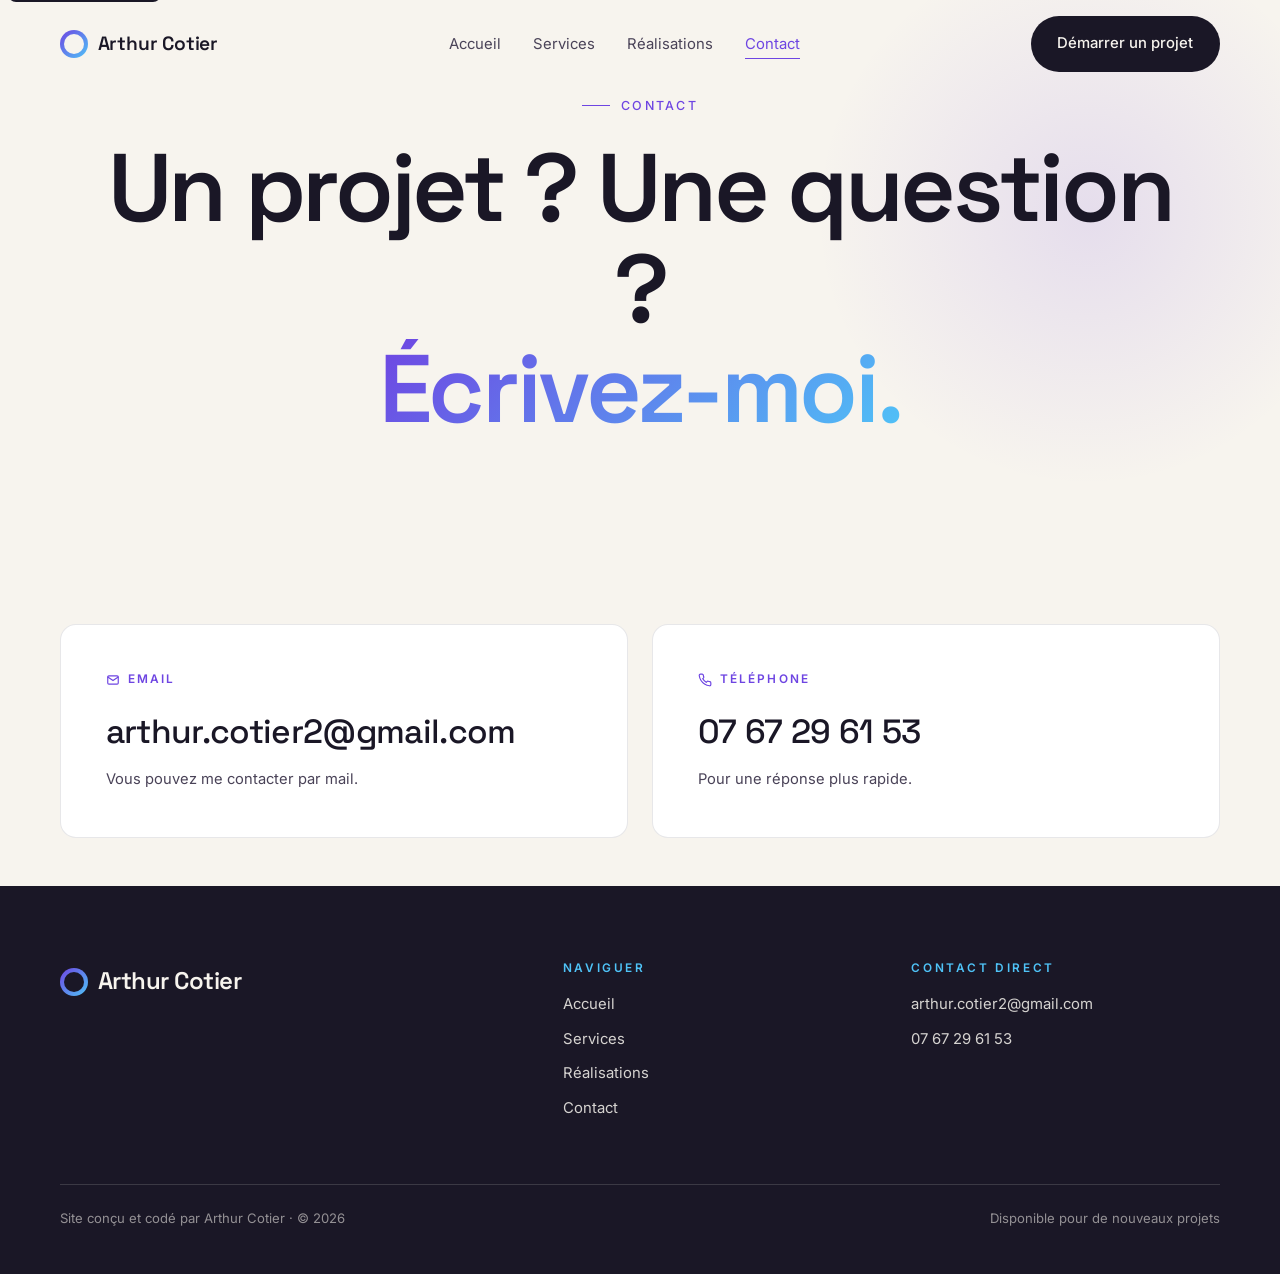
<file: contact.html>
<!DOCTYPE html>
<html lang="fr">
<head>
  <meta charset="UTF-8" />
  <meta name="viewport" content="width=device-width, initial-scale=1" />
  <title>Contact · Arthur Cotier · Demande de devis ou question</title>
  <meta name="description" content="Un projet ? Une question ? Écrivez à arthur.cotier2@gmail.com ou appelez le 07 67 29 61 53. Réponse personnelle sous 24 heures." />
  <meta name="theme-color" content="#6E45E2" />
  <link rel="canonical" href="https://arthur-cotier.fr/contact.html" />

  <meta property="og:type" content="website" />
  <meta property="og:title" content="Contact · Arthur Cotier" />
  <meta property="og:description" content="Un projet ? Écrivez-moi, je réponds sous 24h." />
  <meta property="og:locale" content="fr_FR" />
  <meta property="og:image" content="og-cover.svg" />

  <link rel="icon" type="image/svg+xml" href="favicon.svg" />

  <link rel="preconnect" href="https://fonts.googleapis.com" />
  <link rel="preconnect" href="https://fonts.gstatic.com" crossorigin />
  <link href="https://fonts.googleapis.com/css2?family=Space+Grotesk:wght@400;500;600;700&family=Inter:wght@400;500;600&display=swap" rel="stylesheet" />

  <link rel="stylesheet" href="styles.css" />
</head>
<body>
  <a href="#main" class="skip-link">Aller au contenu</a>

  <header class="site-header">
    <div class="nav-inner">
      <a href="index.html" class="brand" aria-label="Accueil, Arthur Cotier">
        <span class="brand-mark" aria-hidden="true"></span>
        Arthur Cotier
      </a>
      <ul class="nav-links">
        <li><a href="index.html">Accueil</a></li>
        <li><a href="services.html">Services</a></li>
        <li><a href="realisations.html">Réalisations</a></li>
        <li><a href="contact.html" aria-current="page">Contact</a></li>
      </ul>
      <a href="contact.html" class="btn btn--primary nav-cta">Démarrer un projet</a>
      <button class="menu-toggle" type="button" aria-label="Ouvrir le menu" aria-expanded="false" aria-controls="mobile-menu">
        <svg width="22" height="22" viewBox="0 0 24 24" fill="none" stroke="currentColor" stroke-width="1.5" stroke-linecap="round" aria-hidden="true">
          <line x1="4" y1="9" x2="20" y2="9"/><line x1="4" y1="15" x2="20" y2="15"/>
        </svg>
      </button>
    </div>
    <nav id="mobile-menu" class="mobile-menu" aria-label="Menu mobile">
      <a href="index.html">Accueil</a>
      <a href="services.html">Services</a>
      <a href="realisations.html">Réalisations</a>
      <a href="contact.html" aria-current="page">Contact</a>
      <a href="contact.html" class="btn btn--gradient" style="margin-top: 2rem; align-self: flex-start;">Démarrer un projet →</a>
    </nav>
  </header>

  <main id="main">

    <!-- ============================ CONTACT HERO ============================ -->
    <section class="page-header contact-hero">
      <div class="container">
        <span class="eyebrow" style="justify-content: center;">Contact</span>
        <h1>Un projet ? Une question ?<br><span class="gradient-text">Écrivez-moi.</span></h1>
      </div>
    </section>

    <!-- ============================ CARTES CONTACT (mail + phone) ============================ -->
    <section class="section reveal" style="padding-block: clamp(2rem, 4vw, 3rem);" aria-label="Coordonnées de contact">
      <div class="container">
        <div class="contact-cards">

          <a href="mailto:arthur.cotier2@gmail.com?subject=%5BSite%5D%20Demande%20de%20devis" class="contact-card reveal">
            <span class="contact-card-eyebrow">
              <svg width="14" height="14" viewBox="0 0 24 24" fill="none" stroke="currentColor" stroke-width="2" stroke-linecap="round" stroke-linejoin="round" aria-hidden="true">
                <rect x="3" y="5" width="18" height="14" rx="2"/><path d="m3 7 9 6 9-6"/>
              </svg>
              Email
            </span>
            <div class="contact-card-value">arthur.cotier2@gmail.com</div>
            <p class="contact-card-desc">Vous pouvez me contacter par mail.</p>
          </a>

          <a href="tel:+33767296153" class="contact-card reveal delay-1">
            <span class="contact-card-eyebrow">
              <svg width="14" height="14" viewBox="0 0 24 24" fill="none" stroke="currentColor" stroke-width="2" stroke-linecap="round" stroke-linejoin="round" aria-hidden="true">
                <path d="M22 16.92v3a2 2 0 0 1-2.18 2 19.79 19.79 0 0 1-8.63-3.07 19.5 19.5 0 0 1-6-6 19.79 19.79 0 0 1-3.07-8.67A2 2 0 0 1 4.11 2h3a2 2 0 0 1 2 1.72 12.84 12.84 0 0 0 .7 2.81 2 2 0 0 1-.45 2.11L8.09 9.91a16 16 0 0 0 6 6l1.27-1.27a2 2 0 0 1 2.11-.45 12.84 12.84 0 0 0 2.81.7A2 2 0 0 1 22 16.92z"/>
              </svg>
              Téléphone
            </span>
            <div class="contact-card-value">07&nbsp;67&nbsp;29&nbsp;61&nbsp;53</div>
            <p class="contact-card-desc">Pour une réponse plus rapide.</p>
          </a>

        </div>
      </div>
    </section>

  </main>

  <footer class="site-footer">
    <div class="container">
      <div class="footer-grid">
        <div>
          <a href="index.html" class="footer-brand">
            <span class="brand-mark" aria-hidden="true"></span>
            Arthur Cotier
          </a>
        </div>
        <nav aria-label="Liens du pied de page" class="footer-col">
          <h4>Naviguer</h4>
          <ul>
            <li><a href="index.html">Accueil</a></li>
                <li><a href="services.html">Services</a></li>
            <li><a href="realisations.html">Réalisations</a></li>
            <li><a href="contact.html">Contact</a></li>
          </ul>
        </nav>
        <div class="footer-col">
          <h4>Contact direct</h4>
          <ul>
            <li><a href="mailto:arthur.cotier2@gmail.com">arthur.cotier2@gmail.com</a></li>
            <li><a href="tel:+33767296153">07&nbsp;67&nbsp;29&nbsp;61&nbsp;53</a></li>
          </ul>
        </div>
      </div>
      <div class="footer-base">
        <p>Site conçu et codé par Arthur Cotier · © <span data-current-year>2026</span></p>
        <p>Disponible pour de nouveaux projets</p>
      </div>
    </div>
  </footer>

  <script src="app.js" defer></script>
</body>
</html>
</file>
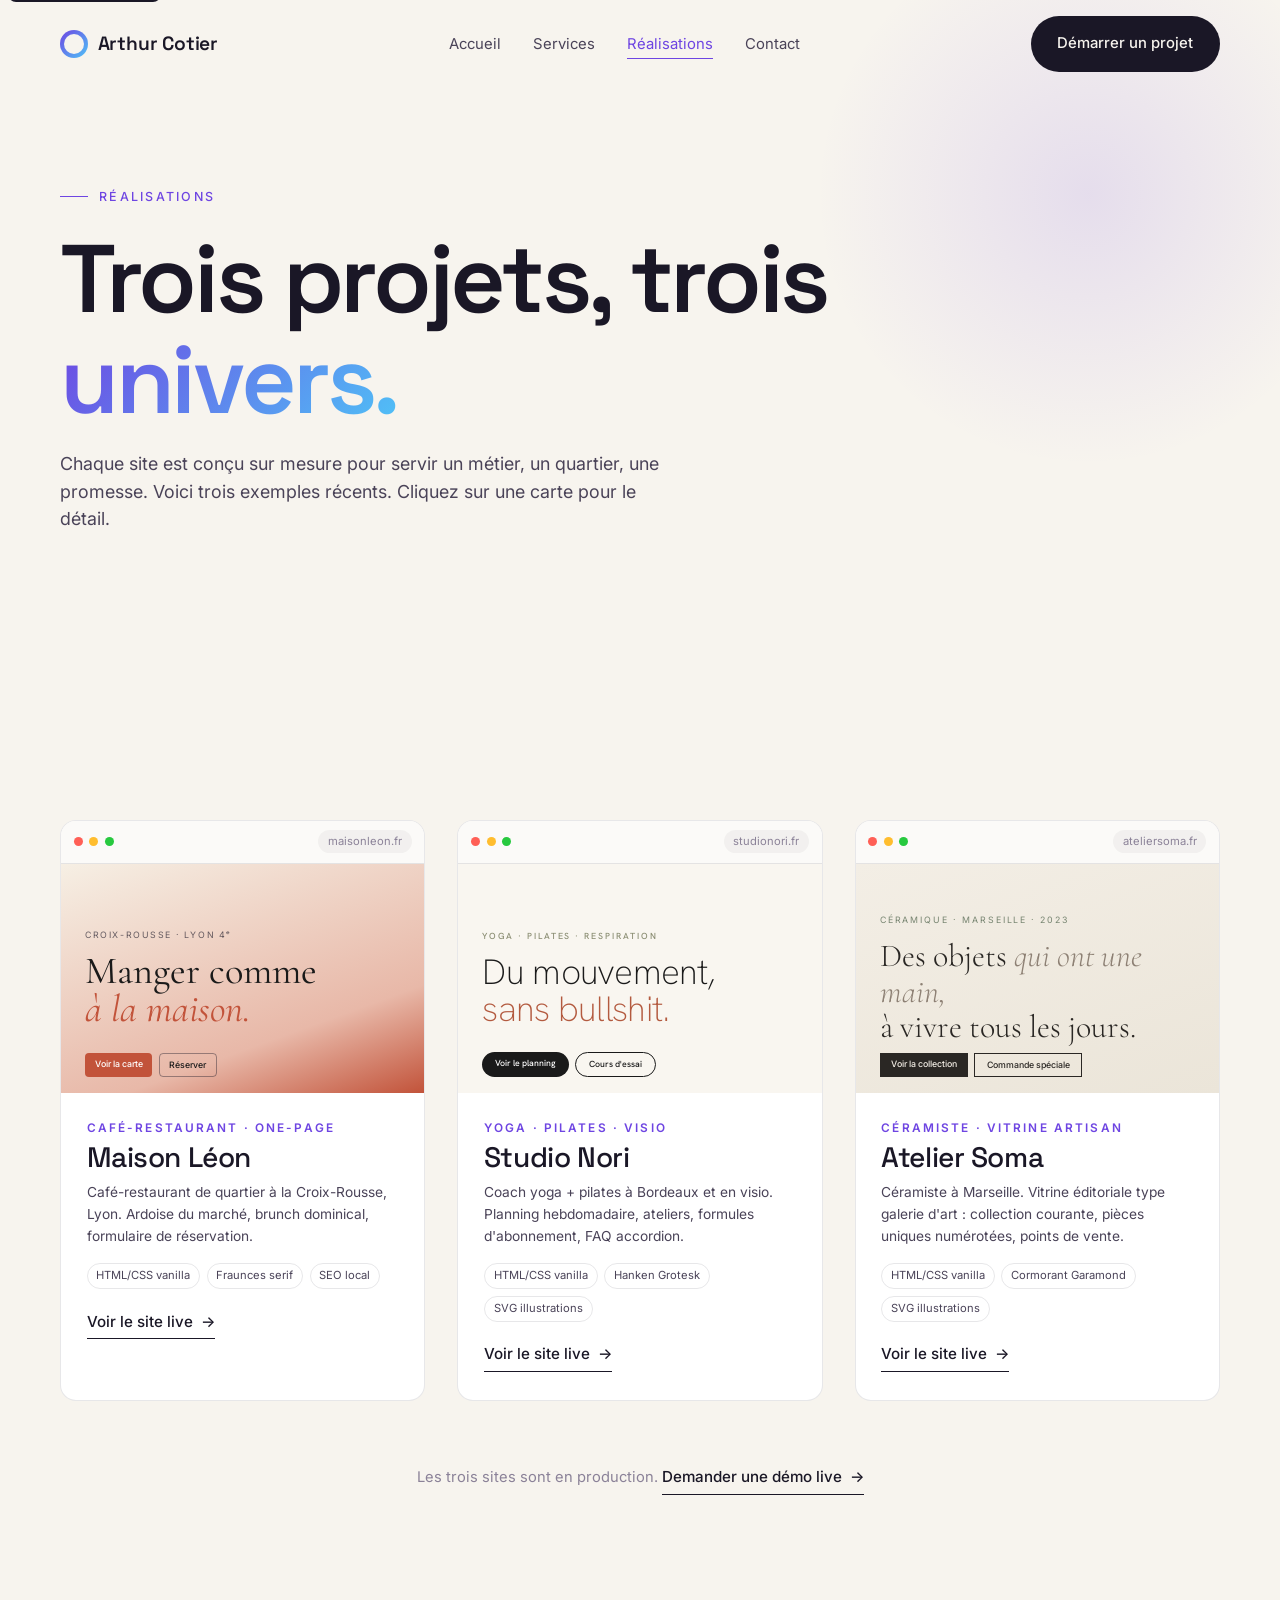
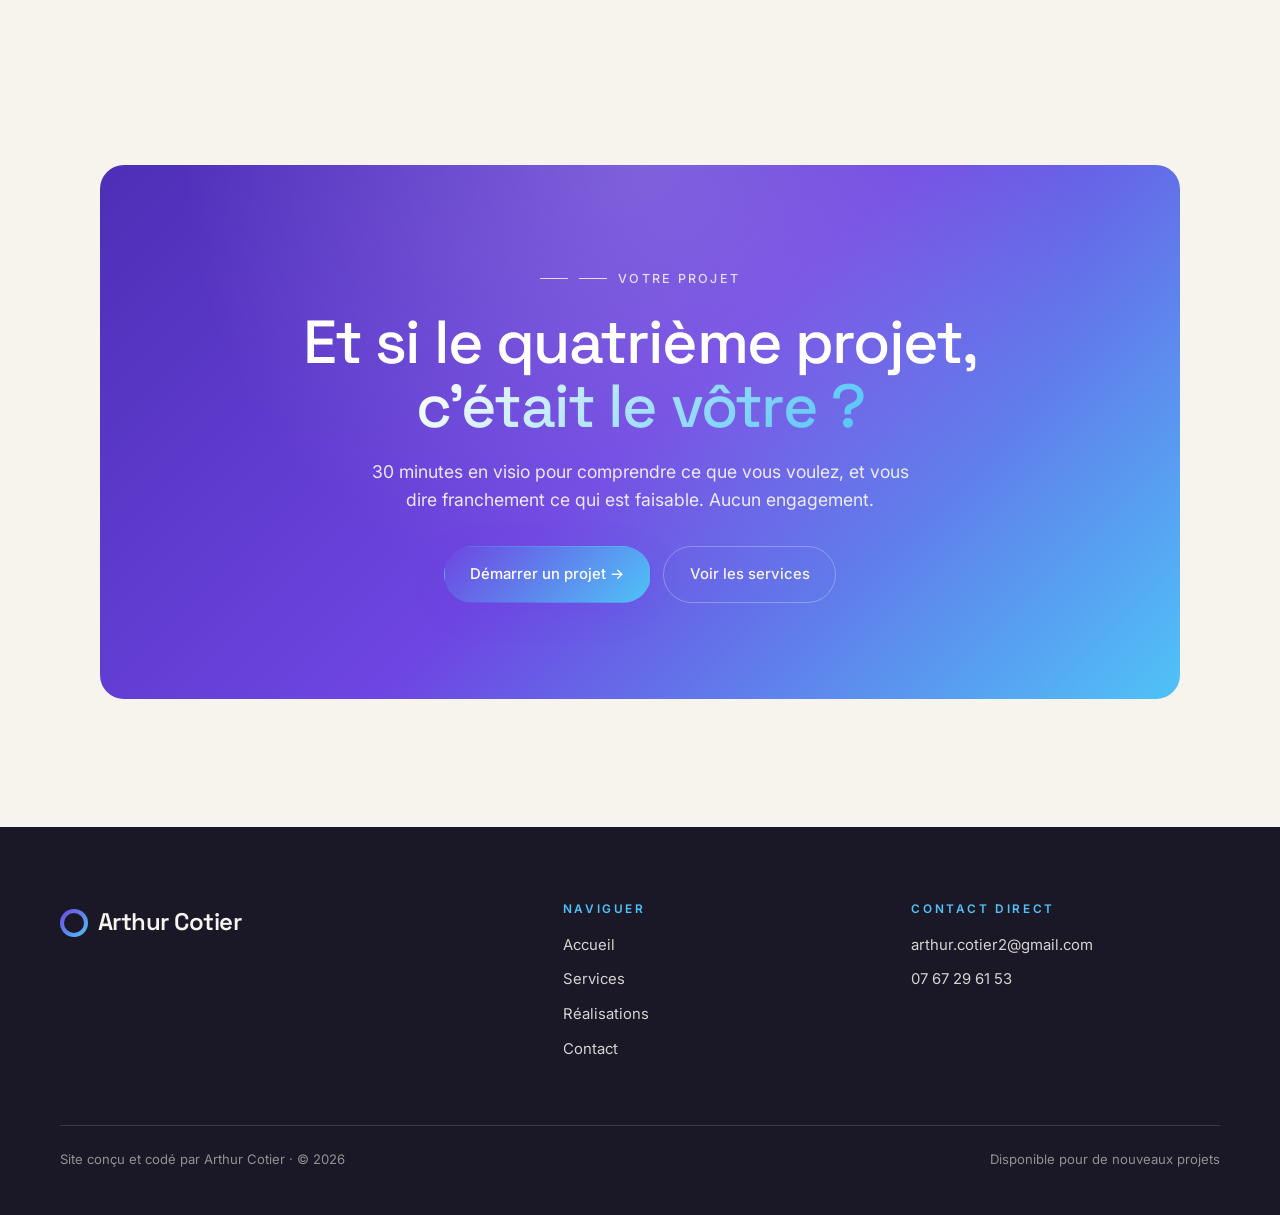
<file: realisations.html>
<!DOCTYPE html>
<html lang="fr">
<head>
  <meta charset="UTF-8" />
  <meta name="viewport" content="width=device-width, initial-scale=1" />
  <title>Réalisations · Arthur Cotier · Portfolio sites web</title>
  <meta name="description" content="Trois projets, trois univers : Maison Léon (café-restaurant Lyon), Studio Nori (yoga Bordeaux), Atelier Soma (céramiste Marseille). Découvrez le portfolio Arthur Cotier." />
  <meta name="theme-color" content="#6E45E2" />
  <link rel="canonical" href="https://arthur-cotier.fr/realisations.html" />

  <meta property="og:type" content="website" />
  <meta property="og:title" content="Réalisations · Arthur Cotier" />
  <meta property="og:description" content="Trois projets, trois univers, une même exigence." />
  <meta property="og:locale" content="fr_FR" />
  <meta property="og:image" content="og-cover.svg" />

  <link rel="icon" type="image/svg+xml" href="favicon.svg" />

  <link rel="preconnect" href="https://fonts.googleapis.com" />
  <link rel="preconnect" href="https://fonts.gstatic.com" crossorigin />
  <link href="https://fonts.googleapis.com/css2?family=Space+Grotesk:wght@400;500;600;700&family=Inter:wght@400;500;600&family=Cormorant+Garamond:ital,wght@0,300;1,300;1,400&family=Hanken+Grotesk:wght@200;300;400&display=swap" rel="stylesheet" />

  <link rel="stylesheet" href="styles.css" />
</head>
<body>
  <a href="#main" class="skip-link">Aller au contenu</a>

  <header class="site-header">
    <div class="nav-inner">
      <a href="index.html" class="brand" aria-label="Accueil, Arthur Cotier">
        <span class="brand-mark" aria-hidden="true"></span>
        Arthur Cotier
      </a>
      <ul class="nav-links">
        <li><a href="index.html">Accueil</a></li>
        <li><a href="services.html">Services</a></li>
        <li><a href="realisations.html" aria-current="page">Réalisations</a></li>
        <li><a href="contact.html">Contact</a></li>
      </ul>
      <a href="contact.html" class="btn btn--primary nav-cta">Démarrer un projet</a>
      <button class="menu-toggle" type="button" aria-label="Ouvrir le menu" aria-expanded="false" aria-controls="mobile-menu">
        <svg width="22" height="22" viewBox="0 0 24 24" fill="none" stroke="currentColor" stroke-width="1.5" stroke-linecap="round" aria-hidden="true">
          <line x1="4" y1="9" x2="20" y2="9"/><line x1="4" y1="15" x2="20" y2="15"/>
        </svg>
      </button>
    </div>
    <nav id="mobile-menu" class="mobile-menu" aria-label="Menu mobile">
      <a href="index.html">Accueil</a>
      <a href="services.html">Services</a>
      <a href="realisations.html" aria-current="page">Réalisations</a>
      <a href="contact.html">Contact</a>
      <a href="contact.html" class="btn btn--gradient" style="margin-top: 2rem; align-self: flex-start;">Démarrer un projet →</a>
    </nav>
  </header>

  <main id="main">

    <section class="page-header">
      <div class="container">
        <span class="eyebrow">Réalisations</span>
        <h1>Trois projets, trois <span class="gradient-text">univers.</span></h1>
        <p class="lead">Chaque site est conçu sur mesure pour servir un métier, un quartier, une promesse. Voici trois exemples récents. Cliquez sur une carte pour le détail.</p>
      </div>
    </section>

    <section class="section" aria-label="Liste des réalisations">
      <div class="container">

        <div class="realisations-grid">

          <!-- ====== MAISON LÉON ====== -->
          <article class="project-card reveal" id="maison-leon">
            <div class="project-mock">
              <div class="project-mock-frame">
                <div class="project-mock-bar">
                  <span class="dot"></span><span class="dot"></span><span class="dot"></span>
                  <span class="url">maisonleon.fr</span>
                </div>
                <div class="project-mock-content" style="background: linear-gradient(160deg, #f6efe4 0%, #e8b8a8 70%, #c2533a 100%); display: flex; flex-direction: column; justify-content: center; padding: 2rem 1.5rem; position: relative;">
                  <div style="font-family: 'Inter', sans-serif; font-size: 0.55em; letter-spacing: 0.18em; text-transform: uppercase; color: rgba(26,23,38,0.65); margin-bottom: 0.6rem;">Croix-Rousse · Lyon 4ᵉ</div>
                  <div style="font-family: 'Cormorant Garamond', serif; font-size: 2.4em; line-height: 1; color: #1a1a1a;">
                    Manger comme<br><em style="color: #c2533a;">à la maison.</em>
                  </div>
                  <div style="position: absolute; bottom: 1rem; left: 1.5rem; right: 1.5rem; display: flex; gap: 0.4rem;">
                    <span style="background: #c2533a; color: white; padding: 0.25rem 0.6rem; border-radius: 4px; font-family: 'Inter', sans-serif; font-size: 0.55em; font-weight: 500;">Voir la carte</span>
                    <span style="border: 1px solid rgba(26,23,38,0.4); padding: 0.25rem 0.6rem; border-radius: 4px; font-family: 'Inter', sans-serif; font-size: 0.55em; color: #1a1a1a; font-weight: 500;">Réserver</span>
                  </div>
                </div>
              </div>
            </div>
            <div class="project-body" style="padding: 1.6rem 1.6rem 1.8rem;">
              <span class="project-cat">Café-restaurant · One-page</span>
              <h3 style="margin-bottom: 0.5rem;">Maison Léon</h3>
              <p class="project-meta" style="margin-bottom: 1rem;">Café-restaurant de quartier à la Croix-Rousse, Lyon. Ardoise du marché, brunch dominical, formulaire de réservation.</p>
              <div style="display: flex; flex-wrap: wrap; gap: 0.4rem; margin-bottom: 1.2rem;">
                <span style="font-size: 0.7rem; padding: 0.2rem 0.55rem; border: 1px solid var(--line); border-radius: var(--r-pill); color: var(--text-soft);">HTML/CSS vanilla</span>
                <span style="font-size: 0.7rem; padding: 0.2rem 0.55rem; border: 1px solid var(--line); border-radius: var(--r-pill); color: var(--text-soft);">Fraunces serif</span>
                <span style="font-size: 0.7rem; padding: 0.2rem 0.55rem; border: 1px solid var(--line); border-radius: var(--r-pill); color: var(--text-soft);">SEO local</span>
              </div>
              <a href="https://maison-leon-test.vercel.app" target="_blank" rel="noopener noreferrer" class="link-arrow">Voir le site live</a>
            </div>
          </article>

          <!-- ====== STUDIO NORI ====== -->
          <article class="project-card reveal delay-1" id="studio-nori">
            <div class="project-mock">
              <div class="project-mock-frame">
                <div class="project-mock-bar">
                  <span class="dot"></span><span class="dot"></span><span class="dot"></span>
                  <span class="url">studionori.fr</span>
                </div>
                <div class="project-mock-content" style="background: #f9f6f0; display: flex; flex-direction: column; justify-content: center; padding: 2rem 1.5rem; position: relative;">
                  <div style="font-family: 'Hanken Grotesk', sans-serif; font-size: 0.55em; font-weight: 500; letter-spacing: 0.22em; text-transform: uppercase; color: #8a8d72; margin-bottom: 0.7rem;">Yoga · Pilates · Respiration</div>
                  <div style="font-family: 'Hanken Grotesk', sans-serif; font-weight: 200; font-size: 2.2em; line-height: 1.05; color: #1a1a1a; letter-spacing: -0.02em;">
                    Du mouvement,<br><span style="color: #b35a3f;">sans bullshit.</span>
                  </div>
                  <div style="position: absolute; bottom: 1rem; left: 1.5rem; right: 1.5rem; display: flex; gap: 0.4rem;">
                    <span style="background: #1a1a1a; color: white; padding: 0.3rem 0.8rem; border-radius: 999px; font-family: 'Hanken Grotesk', sans-serif; font-size: 0.55em; font-weight: 500;">Voir le planning</span>
                    <span style="border: 1px solid #1a1a1a; padding: 0.3rem 0.8rem; border-radius: 999px; font-family: 'Hanken Grotesk', sans-serif; font-size: 0.55em; color: #1a1a1a; font-weight: 500;">Cours d'essai</span>
                  </div>
                </div>
              </div>
            </div>
            <div class="project-body" style="padding: 1.6rem 1.6rem 1.8rem;">
              <span class="project-cat">Yoga · Pilates · Visio</span>
              <h3 style="margin-bottom: 0.5rem;">Studio Nori</h3>
              <p class="project-meta" style="margin-bottom: 1rem;">Coach yoga + pilates à Bordeaux et en visio. Planning hebdomadaire, ateliers, formules d'abonnement, FAQ accordion.</p>
              <div style="display: flex; flex-wrap: wrap; gap: 0.4rem; margin-bottom: 1.2rem;">
                <span style="font-size: 0.7rem; padding: 0.2rem 0.55rem; border: 1px solid var(--line); border-radius: var(--r-pill); color: var(--text-soft);">HTML/CSS vanilla</span>
                <span style="font-size: 0.7rem; padding: 0.2rem 0.55rem; border: 1px solid var(--line); border-radius: var(--r-pill); color: var(--text-soft);">Hanken Grotesk</span>
                <span style="font-size: 0.7rem; padding: 0.2rem 0.55rem; border: 1px solid var(--line); border-radius: var(--r-pill); color: var(--text-soft);">SVG illustrations</span>
              </div>
              <a href="https://site-test-3.vercel.app" target="_blank" rel="noopener noreferrer" class="link-arrow">Voir le site live</a>
            </div>
          </article>

          <!-- ====== ATELIER SOMA ====== -->
          <article class="project-card reveal delay-2" id="atelier-soma">
            <div class="project-mock">
              <div class="project-mock-frame">
                <div class="project-mock-bar">
                  <span class="dot"></span><span class="dot"></span><span class="dot"></span>
                  <span class="url">ateliersoma.fr</span>
                </div>
                <div class="project-mock-content" style="background: linear-gradient(160deg, #f3eee5 0%, #ebe5d9 100%); display: flex; flex-direction: column; justify-content: center; padding: 2rem 1.5rem; position: relative;">
                  <div style="font-family: 'Inter', sans-serif; font-size: 0.55em; letter-spacing: 0.22em; text-transform: uppercase; color: #768470; margin-bottom: 0.7rem;">Céramique · Marseille · 2023</div>
                  <div style="font-family: 'Cormorant Garamond', serif; font-size: 2em; line-height: 1.1; color: #2a2724; font-weight: 300;">
                    Des objets <em style="color: #8d8074;">qui ont une main,</em><br>à vivre tous les jours.
                  </div>
                  <div style="position: absolute; bottom: 1rem; left: 1.5rem; right: 1.5rem; display: flex; gap: 0.4rem;">
                    <span style="background: #2a2724; color: #f3eee5; padding: 0.25rem 0.7rem; font-family: 'Inter', sans-serif; font-size: 0.55em; font-weight: 500;">Voir la collection</span>
                    <span style="border: 1px solid #2a2724; padding: 0.25rem 0.7rem; font-family: 'Inter', sans-serif; font-size: 0.55em; color: #2a2724; font-weight: 500;">Commande spéciale</span>
                  </div>
                </div>
              </div>
            </div>
            <div class="project-body" style="padding: 1.6rem 1.6rem 1.8rem;">
              <span class="project-cat">Céramiste · Vitrine artisan</span>
              <h3 style="margin-bottom: 0.5rem;">Atelier Soma</h3>
              <p class="project-meta" style="margin-bottom: 1rem;">Céramiste à Marseille. Vitrine éditoriale type galerie d'art : collection courante, pièces uniques numérotées, points de vente.</p>
              <div style="display: flex; flex-wrap: wrap; gap: 0.4rem; margin-bottom: 1.2rem;">
                <span style="font-size: 0.7rem; padding: 0.2rem 0.55rem; border: 1px solid var(--line); border-radius: var(--r-pill); color: var(--text-soft);">HTML/CSS vanilla</span>
                <span style="font-size: 0.7rem; padding: 0.2rem 0.55rem; border: 1px solid var(--line); border-radius: var(--r-pill); color: var(--text-soft);">Cormorant Garamond</span>
                <span style="font-size: 0.7rem; padding: 0.2rem 0.55rem; border: 1px solid var(--line); border-radius: var(--r-pill); color: var(--text-soft);">SVG illustrations</span>
              </div>
              <a href="https://site-test-2-gules.vercel.app" target="_blank" rel="noopener noreferrer" class="link-arrow">Voir le site live</a>
            </div>
          </article>

        </div>

        <p style="margin-top: clamp(2.5rem, 5vw, 4rem); text-align: center; color: var(--muted); font-size: 0.92rem;">
          Les trois sites sont en production. <a href="contact.html" class="link-arrow" style="display: inline-flex;">Demander une démo live</a>
        </p>
      </div>
    </section>

    <!-- ============================ CTA FINAL ============================ -->
    <section class="section reveal" aria-labelledby="cta-title">
      <div class="container">
        <div class="cta-final">
          <span class="eyebrow" style="color: rgba(255,255,255,0.8);"><span style="background:currentColor;width:28px;height:1px;"></span>Votre projet</span>
          <h2 id="cta-title">Et si le quatrième projet, <span class="gradient-text" style="background-image: linear-gradient(135deg, #ffffff 0%, #4FC3F7 100%);">c'était le vôtre&nbsp;?</span></h2>
          <p>30 minutes en visio pour comprendre ce que vous voulez, et vous dire franchement ce qui est faisable. Aucun engagement.</p>
          <div style="display: flex; flex-wrap: wrap; gap: 0.75rem; justify-content: center;">
            <a href="contact.html" class="btn btn--gradient">Démarrer un projet →</a>
            <a href="services.html" class="btn btn--ghost-light">Voir les services</a>
          </div>
        </div>
      </div>
    </section>

  </main>

  <footer class="site-footer">
    <div class="container">
      <div class="footer-grid">
        <div>
          <a href="index.html" class="footer-brand">
            <span class="brand-mark" aria-hidden="true"></span>
            Arthur Cotier
          </a>
        </div>
        <nav aria-label="Liens du pied de page" class="footer-col">
          <h4>Naviguer</h4>
          <ul>
            <li><a href="index.html">Accueil</a></li>
                <li><a href="services.html">Services</a></li>
            <li><a href="realisations.html">Réalisations</a></li>
            <li><a href="contact.html">Contact</a></li>
          </ul>
        </nav>
        <div class="footer-col">
          <h4>Contact direct</h4>
          <ul>
            <li><a href="mailto:arthur.cotier2@gmail.com">arthur.cotier2@gmail.com</a></li>
            <li><a href="tel:+33767296153">07&nbsp;67&nbsp;29&nbsp;61&nbsp;53</a></li>
          </ul>
        </div>
      </div>
      <div class="footer-base">
        <p>Site conçu et codé par Arthur Cotier · © <span data-current-year>2026</span></p>
        <p>Disponible pour de nouveaux projets</p>
      </div>
    </div>
  </footer>

  <script src="app.js" defer></script>
</body>
</html>
</file>
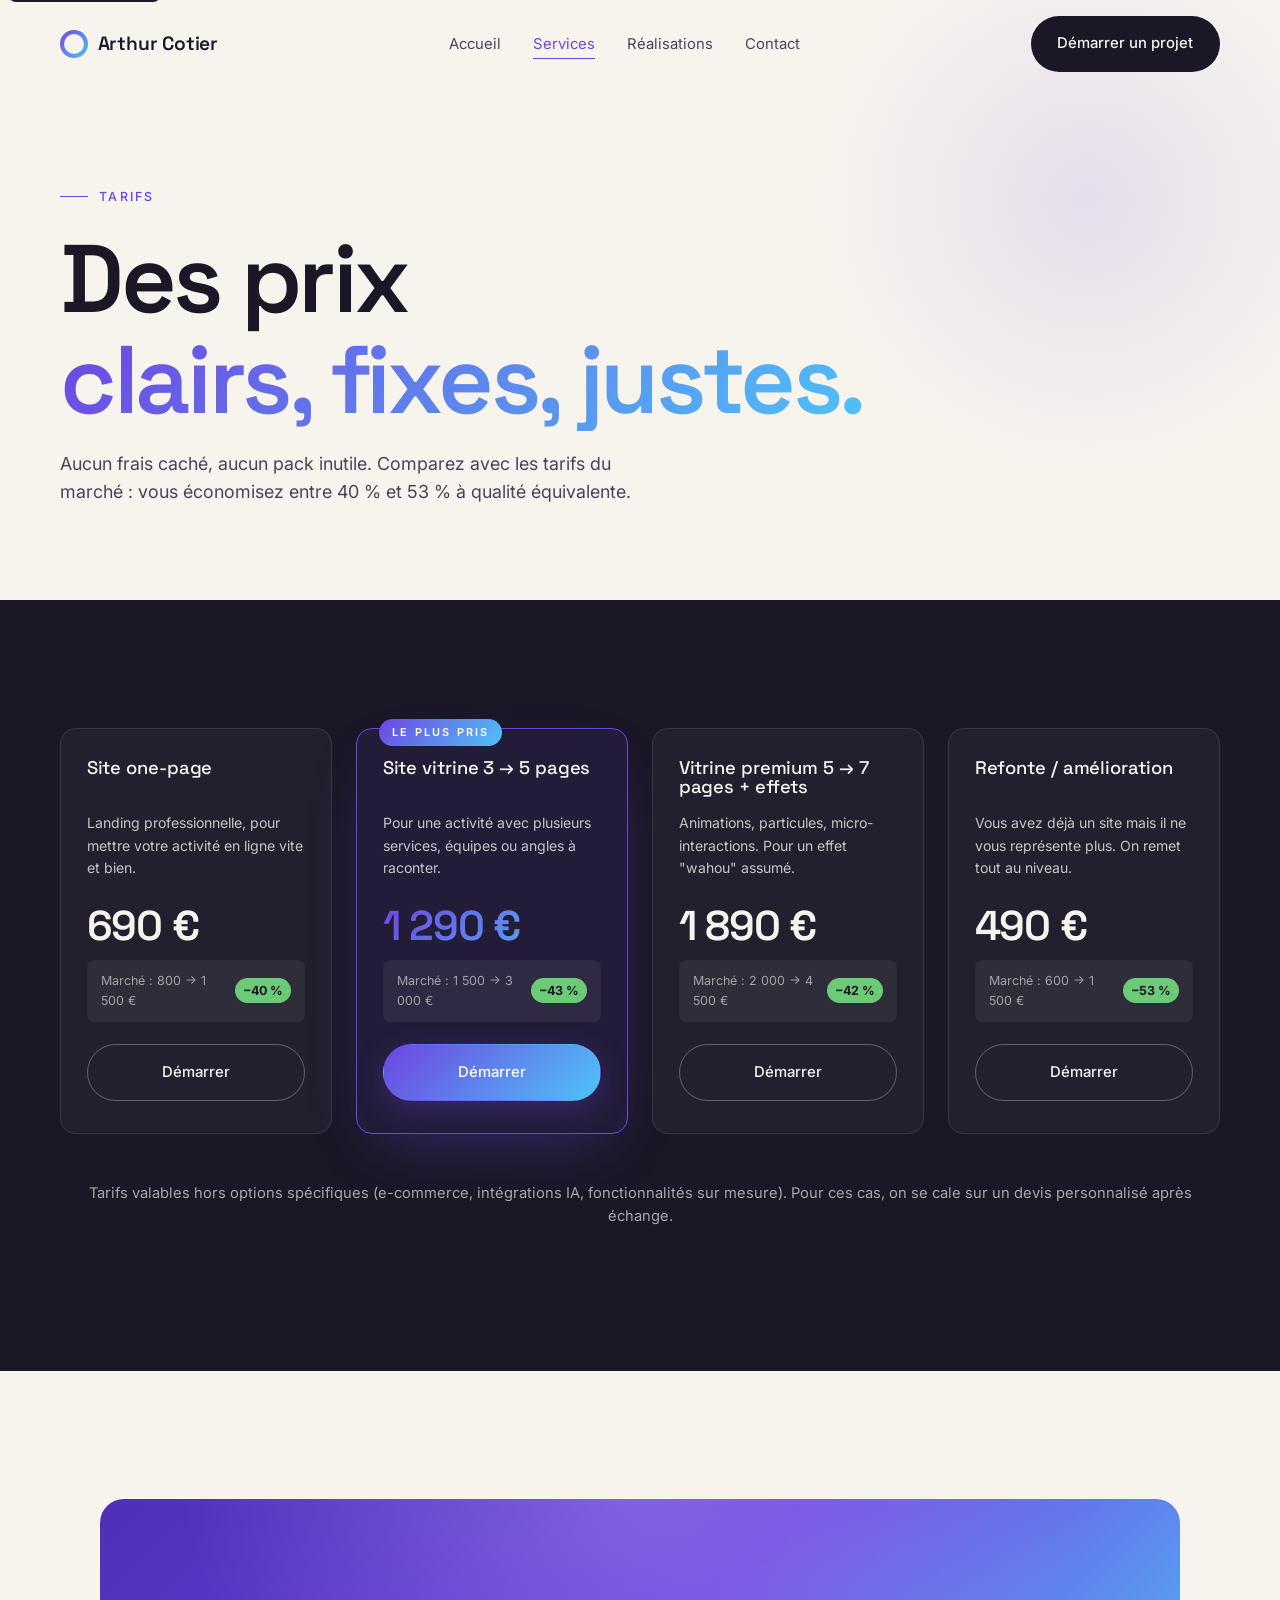
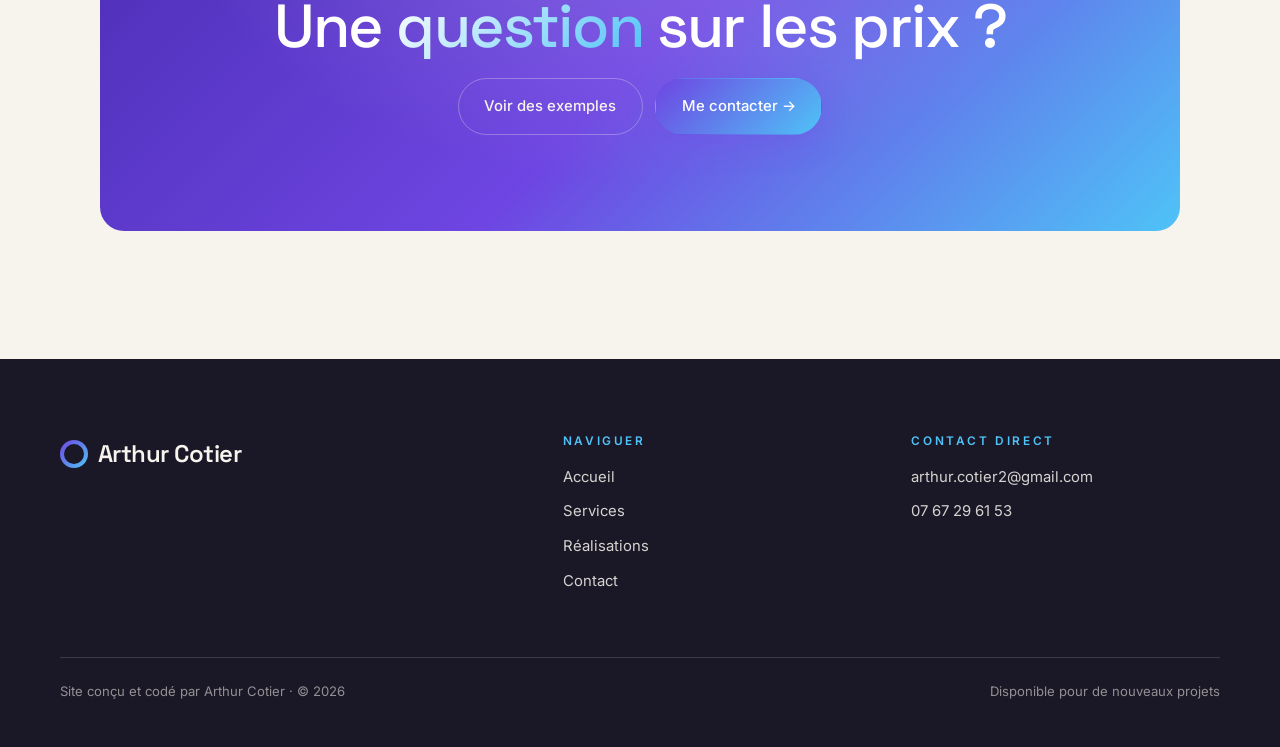
<file: services.html>
<!DOCTYPE html>
<html lang="fr">
<head>
  <meta charset="UTF-8" />
  <meta name="viewport" content="width=device-width, initial-scale=1" />
  <title>Services · Arthur Cotier · Création de sites web pour indépendants & TPE</title>
  <meta name="description" content="Site vitrine, e-commerce léger, refonte, intégration IA : quatre prestations claires pour que votre activité existe en ligne en quelques jours, sur devis personnalisé." />
  <meta name="theme-color" content="#6E45E2" />
  <link rel="canonical" href="https://arthur-cotier.fr/services.html" />

  <meta property="og:type" content="website" />
  <meta property="og:title" content="Services · Arthur Cotier" />
  <meta property="og:description" content="Quatre prestations claires : vitrine, e-commerce léger, refonte, intégration IA." />
  <meta property="og:locale" content="fr_FR" />
  <meta property="og:image" content="og-cover.svg" />

  <link rel="icon" type="image/svg+xml" href="favicon.svg" />

  <link rel="preconnect" href="https://fonts.googleapis.com" />
  <link rel="preconnect" href="https://fonts.gstatic.com" crossorigin />
  <link href="https://fonts.googleapis.com/css2?family=Space+Grotesk:wght@400;500;600;700&family=Inter:wght@400;500;600&display=swap" rel="stylesheet" />

  <link rel="stylesheet" href="styles.css" />
</head>
<body>
  <a href="#main" class="skip-link">Aller au contenu</a>

  <header class="site-header">
    <div class="nav-inner">
      <a href="index.html" class="brand" aria-label="Accueil, Arthur Cotier">
        <span class="brand-mark" aria-hidden="true"></span>
        Arthur Cotier
      </a>
      <ul class="nav-links">
        <li><a href="index.html">Accueil</a></li>
        <li><a href="services.html" aria-current="page">Services</a></li>
        <li><a href="realisations.html">Réalisations</a></li>
        <li><a href="contact.html">Contact</a></li>
      </ul>
      <a href="contact.html" class="btn btn--primary nav-cta">Démarrer un projet</a>
      <button class="menu-toggle" type="button" aria-label="Ouvrir le menu" aria-expanded="false" aria-controls="mobile-menu">
        <svg width="22" height="22" viewBox="0 0 24 24" fill="none" stroke="currentColor" stroke-width="1.5" stroke-linecap="round" aria-hidden="true">
          <line x1="4" y1="9" x2="20" y2="9"/><line x1="4" y1="15" x2="20" y2="15"/>
        </svg>
      </button>
    </div>
    <nav id="mobile-menu" class="mobile-menu" aria-label="Menu mobile">
      <a href="index.html">Accueil</a>
      <a href="services.html" aria-current="page">Services</a>
      <a href="realisations.html">Réalisations</a>
      <a href="contact.html">Contact</a>
      <a href="contact.html" class="btn btn--gradient" style="margin-top: 2rem; align-self: flex-start;">Démarrer un projet →</a>
    </nav>
  </header>

  <main id="main">

    <!-- ============================ PAGE HEADER ============================ -->
    <section class="page-header">
      <div class="container">
        <span class="eyebrow">Tarifs</span>
        <h1>Des prix <span class="gradient-text">clairs, fixes, justes.</span></h1>
        <p class="lead">Aucun frais caché, aucun pack inutile. Comparez avec les tarifs du marché : vous économisez entre 40 % et 53 % à qualité équivalente.</p>
      </div>
    </section>

    <!-- ============================ TARIFS ============================ -->
    <section class="section section--deep reveal" id="prix" aria-label="Grille tarifaire">
      <div class="container">
        <div class="pricing-grid">

          <article class="price-card">
            <h3 class="price-card-title">Site one-page</h3>
            <p class="price-card-desc">Landing professionnelle, pour mettre votre activité en ligne vite et bien.</p>
            <div class="price-card-amount">690&nbsp;€</div>
            <div class="price-card-compare">
              <span>Marché : 800 → 1 500&nbsp;€</span>
              <span class="price-save">−40&nbsp;%</span>
            </div>
            <a href="contact.html" class="btn btn--ghost-light price-card-btn">Démarrer</a>
          </article>

          <article class="price-card price-card--featured">
            <span class="price-card-tag">Le plus pris</span>
            <h3 class="price-card-title">Site vitrine 3 → 5 pages</h3>
            <p class="price-card-desc">Pour une activité avec plusieurs services, équipes ou angles à raconter.</p>
            <div class="price-card-amount">1&nbsp;290&nbsp;€</div>
            <div class="price-card-compare">
              <span>Marché : 1 500 → 3 000&nbsp;€</span>
              <span class="price-save">−43&nbsp;%</span>
            </div>
            <a href="contact.html" class="btn btn--gradient price-card-btn">Démarrer</a>
          </article>

          <article class="price-card">
            <h3 class="price-card-title">Vitrine premium 5 → 7 pages + effets</h3>
            <p class="price-card-desc">Animations, particules, micro-interactions. Pour un effet "wahou" assumé.</p>
            <div class="price-card-amount">1&nbsp;890&nbsp;€</div>
            <div class="price-card-compare">
              <span>Marché : 2 000 → 4 500&nbsp;€</span>
              <span class="price-save">−42&nbsp;%</span>
            </div>
            <a href="contact.html" class="btn btn--ghost-light price-card-btn">Démarrer</a>
          </article>

          <article class="price-card">
            <h3 class="price-card-title">Refonte / amélioration</h3>
            <p class="price-card-desc">Vous avez déjà un site mais il ne vous représente plus. On remet tout au niveau.</p>
            <div class="price-card-amount">490&nbsp;€</div>
            <div class="price-card-compare">
              <span>Marché : 600 → 1 500&nbsp;€</span>
              <span class="price-save">−53&nbsp;%</span>
            </div>
            <a href="contact.html" class="btn btn--ghost-light price-card-btn">Démarrer</a>
          </article>

        </div>

        <p style="margin-top: 3rem; text-align: center; color: rgba(247,244,238,0.65); font-size: 0.92rem;">
          Tarifs valables hors options spécifiques (e-commerce, intégrations IA, fonctionnalités sur mesure). Pour ces cas, on se cale sur un devis personnalisé après échange.
        </p>
      </div>
    </section>

    <!-- ============================ CTA FINAL ============================ -->
    <section class="section reveal" aria-labelledby="cta-title">
      <div class="container">
        <div class="cta-final">
          <h2 id="cta-title">Une <span class="gradient-text" style="background-image: linear-gradient(135deg, #ffffff 0%, #4FC3F7 100%);">question</span> sur les prix ?</h2>
          <div style="display: flex; flex-wrap: wrap; gap: 0.75rem; justify-content: center;">
            <a href="realisations.html" class="btn btn--ghost-light">Voir des exemples</a>
            <a href="contact.html" class="btn btn--gradient">Me contacter →</a>
          </div>
        </div>
      </div>
    </section>

  </main>

  <!-- ============================ FOOTER ============================ -->
  <footer class="site-footer">
    <div class="container">
      <div class="footer-grid">
        <div>
          <a href="index.html" class="footer-brand">
            <span class="brand-mark" aria-hidden="true"></span>
            Arthur Cotier
          </a>
        </div>
        <nav aria-label="Liens du pied de page" class="footer-col">
          <h4>Naviguer</h4>
          <ul>
            <li><a href="index.html">Accueil</a></li>
                <li><a href="services.html">Services</a></li>
            <li><a href="realisations.html">Réalisations</a></li>
            <li><a href="contact.html">Contact</a></li>
          </ul>
        </nav>
        <div class="footer-col">
          <h4>Contact direct</h4>
          <ul>
            <li><a href="mailto:arthur.cotier2@gmail.com">arthur.cotier2@gmail.com</a></li>
            <li><a href="tel:+33767296153">07&nbsp;67&nbsp;29&nbsp;61&nbsp;53</a></li>
          </ul>
        </div>
      </div>
      <div class="footer-base">
        <p>Site conçu et codé par Arthur Cotier · © <span data-current-year>2026</span></p>
        <p>Disponible pour de nouveaux projets</p>
      </div>
    </div>
  </footer>

  <script src="app.js" defer></script>
</body>
</html>
</file>
<file: styles.css>
@charset "UTF-8";
/* =============================================================
   Arthur Cotier · portfolio professionnel
   Stylesheet unique, organisée en sections
   1. Tokens (variables)
   2. Reset & base
   3. Layout helpers
   4. Composants partagés (nav, footer, boutons)
   5. Hero
   6. Sections d'accueil
   7. Pages spécifiques (about, services, realisations, contact, 404)
   8. Animations & utilitaires
   ============================================================= */

/* ======================= 1. TOKENS ======================= */
:root {
  /* Palette */
  --bg:           #f7f4ee;     /* blanc cassé chaud, fond principal */
  --bg-elevated:  #ffffff;
  --bg-deep:      #1a1726;     /* gris-violet très foncé, jamais noir pur */
  --bg-deeper:    #110f1d;
  --violet:       #6E45E2;     /* accent principal */
  --violet-deep:  #4d2fb6;
  --violet-soft:  #b9a4f5;
  --cyan:         #4FC3F7;     /* accent secondaire */
  --cyan-deep:    #1aa9e3;
  --sage:         #6BCB77;     /* nature, ponctuel uniquement */
  --text:         #1a1726;
  --text-soft:    #4a4358;
  --muted:        #8b8298;
  --line:         rgba(26, 23, 38, 0.10);
  --line-light:   rgba(26, 23, 38, 0.06);

  /* Gradients signature */
  --grad-primary: linear-gradient(135deg, var(--violet) 0%, var(--cyan) 100%);
  --grad-deep:    linear-gradient(135deg, var(--violet-deep) 0%, var(--violet) 50%, var(--cyan) 100%);
  --grad-soft:    linear-gradient(135deg, rgba(110,69,226,0.10) 0%, rgba(79,195,247,0.10) 100%);

  /* Typo */
  --font-display: 'Space Grotesk', system-ui, -apple-system, sans-serif;
  --font-body:    'Inter', system-ui, -apple-system, sans-serif;

  /* Layout */
  --container: 1240px;
  --gutter: clamp(1.25rem, 4vw, 2.5rem);

  /* Easings & durations */
  --ease-out: cubic-bezier(0.22, 1, 0.36, 1);
  --ease-in-out: cubic-bezier(0.65, 0, 0.35, 1);
  --t-fast:   180ms;
  --t-base:   320ms;
  --t-slow:   600ms;

  /* Radius */
  --r-sm: 8px;
  --r-md: 16px;
  --r-lg: 24px;
  --r-pill: 999px;
}

/* ======================= 2. RESET & BASE ======================= */
*, *::before, *::after { box-sizing: border-box; }
html { -webkit-text-size-adjust: 100%; scroll-behavior: smooth; }
body {
  margin: 0;
  font-family: var(--font-body);
  font-size: 16px;
  font-weight: 400;
  line-height: 1.6;
  color: var(--text);
  background: var(--bg);
  -webkit-font-smoothing: antialiased;
  text-rendering: optimizeLegibility;
  overflow-x: hidden;
}

img, svg, video { max-width: 100%; display: block; }
button { font: inherit; cursor: pointer; }
a { color: inherit; }

h1, h2, h3, h4 {
  font-family: var(--font-display);
  font-weight: 500;
  line-height: 1.05;
  letter-spacing: -0.025em;
  margin: 0;
  color: var(--text);
}
h1 { font-size: clamp(3rem, 7.5vw, 6.5rem); font-weight: 600; letter-spacing: -0.035em; }
h2 { font-size: clamp(2.2rem, 5vw, 3.8rem); letter-spacing: -0.03em; }
h3 { font-size: clamp(1.4rem, 2.2vw, 1.8rem); letter-spacing: -0.015em; }
h4 { font-size: 1.05rem; font-weight: 500; }
p { margin: 0 0 1em; }

::selection { background: var(--violet); color: var(--bg); }

/* Skip link & focus */
:focus-visible {
  outline: 3px solid var(--violet);
  outline-offset: 3px;
  border-radius: 4px;
}
.skip-link {
  position: absolute; top: -40px; left: 8px;
  background: var(--bg-deep); color: var(--bg);
  padding: 0.5rem 0.9rem;
  border-radius: var(--r-sm);
  z-index: 200;
  font-weight: 500;
}
.skip-link:focus { top: 8px; }

/* ======================= 3. LAYOUT ======================= */
.container { max-width: var(--container); margin-inline: auto; padding-inline: var(--gutter); position: relative; }
.section { padding-block: clamp(5rem, 10vw, 8rem); position: relative; }
.section--deep { background: var(--bg-deep); color: var(--bg); }
.section--deep h1, .section--deep h2, .section--deep h3 { color: var(--bg); }
.section--deep p { color: rgba(247, 244, 238, 0.78); }

.eyebrow {
  display: inline-flex; align-items: center; gap: 0.7rem;
  font-family: var(--font-body);
  font-size: 0.78rem;
  font-weight: 500;
  letter-spacing: 0.18em;
  text-transform: uppercase;
  color: var(--violet);
  margin-bottom: 1.4rem;
}
.eyebrow::before {
  content: "";
  width: 28px; height: 1px;
  background: currentColor;
}
.section--deep .eyebrow { color: var(--cyan); }

.lead {
  font-size: clamp(1.1rem, 1.4vw, 1.25rem);
  color: var(--text-soft);
  max-width: 56ch;
  font-weight: 400;
  line-height: 1.55;
}
.section--deep .lead { color: rgba(247, 244, 238, 0.85); }

.gradient-text {
  background: var(--grad-primary);
  -webkit-background-clip: text;
  background-clip: text;
  color: transparent;
  display: inline-block;
}

/* ======================= 4. NAV / FOOTER ======================= */
.site-header {
  position: fixed; top: 0; left: 0; right: 0;
  z-index: 100;
  padding: 1rem 0;
  transition: backdrop-filter var(--t-base), background var(--t-base), padding var(--t-base);
}
.site-header.is-scrolled {
  background: rgba(247, 244, 238, 0.78);
  backdrop-filter: saturate(180%) blur(12px);
  -webkit-backdrop-filter: saturate(180%) blur(12px);
  padding: 0.55rem 0;
  border-bottom: 1px solid var(--line-light);
}
.nav-inner {
  max-width: var(--container);
  margin-inline: auto;
  padding-inline: var(--gutter);
  display: flex; align-items: center; justify-content: space-between;
  height: 56px;
}
.brand {
  font-family: var(--font-display);
  font-size: 1.2rem;
  font-weight: 600;
  letter-spacing: -0.01em;
  text-decoration: none;
  color: var(--text);
  display: inline-flex; align-items: center; gap: 0.6rem;
}
.brand-mark {
  width: 28px; height: 28px;
  border-radius: 50%;
  background: var(--grad-primary);
  position: relative;
  flex-shrink: 0;
}
.brand-mark::after {
  content: "";
  position: absolute; inset: 4px;
  border-radius: 50%;
  background: var(--bg);
}

.nav-links {
  display: none;
  align-items: center; gap: 2rem;
  list-style: none; padding: 0; margin: 0;
}
.nav-links a {
  text-decoration: none;
  font-size: 0.93rem;
  color: var(--text-soft);
  position: relative;
  transition: color var(--t-fast);
}
.nav-links a::after {
  content: "";
  position: absolute; left: 0; right: 0; bottom: -6px;
  height: 1px;
  background: var(--violet);
  transform: scaleX(0);
  transform-origin: left;
  transition: transform var(--t-base) var(--ease-out);
}
.nav-links a:hover { color: var(--text); }
.nav-links a:hover::after,
.nav-links a[aria-current]::after { transform: scaleX(1); }
.nav-links a[aria-current] { color: var(--violet); }

.nav-cta { display: none; }

.menu-toggle {
  display: inline-flex;
  width: 44px; height: 44px;
  align-items: center; justify-content: center;
  background: transparent; border: none;
  color: var(--text);
}

.mobile-menu {
  position: fixed;
  inset: 60px 0 0 0;
  background: var(--bg);
  padding: 2rem var(--gutter);
  display: none;
  flex-direction: column;
  gap: 0.5rem;
  z-index: 99;
  border-top: 1px solid var(--line);
}
.mobile-menu.is-open { display: flex; }
.mobile-menu a {
  font-family: var(--font-display);
  font-size: 1.8rem;
  font-weight: 500;
  text-decoration: none;
  color: var(--text);
  border-bottom: 1px solid var(--line-light);
  padding: 1rem 0;
  letter-spacing: -0.02em;
}
.mobile-menu a[aria-current] {
  background: var(--grad-primary);
  -webkit-background-clip: text;
  background-clip: text;
  color: transparent;
}

@media (min-width: 880px) {
  .nav-links { display: flex; }
  .nav-cta { display: inline-flex; }
  .menu-toggle { display: none; }
}

/* Footer */
.site-footer {
  background: var(--bg-deep);
  color: rgba(247, 244, 238, 0.85);
  padding: clamp(3.5rem, 6vw, 5rem) 0 2rem;
}
.footer-grid {
  display: grid; gap: 2.5rem;
}
@media (min-width: 700px) {
  .footer-grid { grid-template-columns: 1.5fr 1fr 1fr; }
}
.footer-brand {
  font-family: var(--font-display);
  font-size: 1.5rem;
  font-weight: 600;
  letter-spacing: -0.02em;
  color: var(--bg);
  display: inline-flex; align-items: center; gap: 0.6rem;
  text-decoration: none;
}
.footer-brand .brand-mark::after { background: var(--bg-deep); }
.footer-tag {
  margin-top: 1rem;
  max-width: 32ch;
  font-size: 0.93rem;
  color: rgba(247, 244, 238, 0.65);
}
.footer-col h4 {
  font-family: var(--font-body);
  font-size: 0.74rem;
  letter-spacing: 0.22em;
  text-transform: uppercase;
  color: var(--cyan);
  margin-bottom: 1rem;
  font-weight: 600;
}
.footer-col ul {
  list-style: none; padding: 0; margin: 0;
  display: grid; gap: 0.55rem;
}
.footer-col a {
  color: rgba(247, 244, 238, 0.85);
  text-decoration: none;
  font-size: 0.93rem;
  transition: color var(--t-fast);
}
.footer-col a:hover { color: var(--cyan); }
.footer-base {
  margin-top: clamp(3rem, 5vw, 4rem);
  padding-top: 1.4rem;
  border-top: 1px solid rgba(247, 244, 238, 0.15);
  display: flex; flex-wrap: wrap; gap: 1rem;
  justify-content: space-between;
  font-size: 0.82rem;
  color: rgba(247, 244, 238, 0.55);
}

/* ======================= BOUTONS ======================= */
.btn {
  display: inline-flex; align-items: center; gap: 0.6rem;
  padding: 0.95rem 1.6rem;
  border-radius: var(--r-pill);
  font-family: var(--font-body);
  font-size: 0.93rem;
  font-weight: 500;
  text-decoration: none;
  border: 1px solid transparent;
  transition: background var(--t-base), color var(--t-base), border-color var(--t-base), transform var(--t-base);
  white-space: nowrap;
}
.btn--primary {
  background: var(--text);
  color: var(--bg);
}
.btn--primary:hover {
  background: var(--violet);
  transform: translateY(-1px);
}
.btn--gradient {
  background: var(--grad-primary);
  color: white;
  box-shadow: 0 8px 30px rgba(110, 69, 226, 0.3);
}
.btn--gradient:hover {
  transform: translateY(-2px);
  box-shadow: 0 14px 40px rgba(110, 69, 226, 0.4);
}
.btn--ghost {
  background: transparent;
  color: var(--text);
  border-color: rgba(26, 23, 38, 0.18);
}
.btn--ghost:hover {
  background: var(--text);
  color: var(--bg);
  border-color: var(--text);
}
.btn--ghost-light {
  background: transparent;
  color: var(--bg);
  border-color: rgba(247, 244, 238, 0.3);
}
.btn--ghost-light:hover {
  background: var(--bg);
  color: var(--text);
  border-color: var(--bg);
}
.btn-arrow::after { content: "\2192"; transition: transform var(--t-base); }
.btn:hover .btn-arrow::after,
.btn-arrow:hover::after { transform: translateX(4px); }

/* Bouton flèche minimaliste */
.link-arrow {
  display: inline-flex; align-items: center; gap: 0.5rem;
  text-decoration: none;
  color: var(--text);
  font-weight: 500;
  font-size: 0.95rem;
  border-bottom: 1px solid currentColor;
  padding-bottom: 0.25rem;
  transition: gap var(--t-base), color var(--t-base);
}
.link-arrow::after { content: "\2192"; transition: transform var(--t-base); }
.link-arrow:hover { gap: 0.9rem; color: var(--violet); }
.section--deep .link-arrow { color: var(--cyan); }

/* ======================= 5. HERO ======================= */
.hero {
  position: relative;
  min-height: 100vh;
  min-height: 100svh;
  display: flex;
  align-items: center;
  padding-top: 90px;
  padding-bottom: 4rem;
  overflow: hidden;
  isolation: isolate;
}
.hero-canvas {
  position: absolute;
  inset: 0;
  z-index: 0;
  pointer-events: none;
}
.hero-fallback {
  position: absolute; inset: 0; z-index: 0;
  pointer-events: none;
  background:
    radial-gradient(ellipse at 20% 30%, rgba(110, 69, 226, 0.18) 0%, transparent 55%),
    radial-gradient(ellipse at 80% 70%, rgba(79, 195, 247, 0.15) 0%, transparent 55%);
}
.hero-fallback::before {
  content: "";
  position: absolute; inset: 0;
  background-image:
    radial-gradient(circle at 50% 50%, rgba(110, 69, 226, 0.04) 0%, transparent 50%);
  filter: blur(60px);
  animation: drift 20s ease-in-out infinite alternate;
}
@keyframes drift {
  0%   { transform: translate(0, 0) scale(1); }
  100% { transform: translate(8%, -6%) scale(1.1); }
}

.hero-grid {
  position: relative;
  z-index: 2;
  max-width: var(--container);
  margin-inline: auto;
  padding-inline: var(--gutter);
  width: 100%;
}

.hero-eyebrow {
  display: inline-flex; align-items: center; gap: 0.6rem;
  padding: 0.4rem 0.85rem;
  border: 1px solid var(--line);
  border-radius: var(--r-pill);
  background: rgba(255, 255, 255, 0.55);
  backdrop-filter: blur(8px);
  font-size: 0.78rem;
  font-weight: 500;
  letter-spacing: 0.05em;
  color: var(--text-soft);
  margin-bottom: 1.6rem;
}
.hero-eyebrow .dot {
  width: 7px; height: 7px;
  border-radius: 50%;
  background: var(--sage);
  box-shadow: 0 0 12px var(--sage);
  animation: pulse 2s ease-in-out infinite;
}
@keyframes pulse {
  0%, 100% { transform: scale(1); opacity: 1; }
  50%      { transform: scale(1.4); opacity: 0.7; }
}

.hero h1 {
  max-width: 22ch;
  margin-bottom: 1.6rem;
}
.hero-lead {
  font-size: clamp(1.15rem, 1.5vw, 1.35rem);
  color: var(--text-soft);
  max-width: 52ch;
  margin-bottom: 2.4rem;
  font-weight: 400;
  line-height: 1.5;
}
.hero-actions { display: flex; flex-wrap: wrap; gap: 0.75rem; }

.hero-meta {
  margin-top: clamp(3rem, 6vw, 5rem);
  padding-top: 1.6rem;
  border-top: 1px solid var(--line);
  display: grid; gap: 1.2rem;
  font-size: 0.86rem;
  color: var(--muted);
}
@media (min-width: 700px) { .hero-meta { grid-template-columns: repeat(3, 1fr); } }
.hero-meta strong { display: block; font-weight: 500; color: var(--text); margin-bottom: 0.15rem; font-size: 1rem; }

/* ======================= 6. SECTIONS ACCUEIL ======================= */

/* Méthode (3 temps) */
.method-grid {
  display: grid;
  gap: 1.5rem;
  margin-top: clamp(2.5rem, 5vw, 4rem);
}
@media (min-width: 700px) { .method-grid { grid-template-columns: repeat(2, 1fr); gap: 1.5rem; } }
@media (min-width: 1100px) { .method-grid { grid-template-columns: repeat(4, 1fr); gap: clamp(1.5rem, 2.5vw, 2rem); } }

.method-card {
  position: relative;
  background: var(--bg-elevated);
  border: 1px solid var(--line);
  border-radius: var(--r-md);
  padding: 2rem 1.8rem 2.2rem;
  transition: transform var(--t-base), box-shadow var(--t-base), border-color var(--t-base);
}
.method-card:hover {
  transform: translateY(-5px);
  box-shadow: 0 24px 60px -20px rgba(110, 69, 226, 0.25);
  border-color: rgba(110, 69, 226, 0.3);
}
.method-step {
  font-family: var(--font-display);
  font-size: 3.2rem;
  font-weight: 500;
  letter-spacing: -0.04em;
  background: var(--grad-primary);
  -webkit-background-clip: text;
  background-clip: text;
  color: transparent;
  line-height: 1;
  margin-bottom: 1.2rem;
}
.method-card h3 { margin-bottom: 0.5rem; }
.method-card p { color: var(--text-soft); margin: 0; font-size: 0.95rem; }

/* Bandeau technos */
.stack-band {
  background: var(--bg-deep);
  color: rgba(247, 244, 238, 0.78);
  padding: clamp(2.5rem, 5vw, 3.5rem) 0;
  overflow: hidden;
}
.stack-row {
  display: flex; flex-wrap: wrap; justify-content: center; align-items: center;
  gap: 1rem 2rem;
}
.stack-tag {
  display: inline-flex; align-items: center; gap: 0.5rem;
  padding: 0.6rem 1.1rem;
  border: 1px solid rgba(247, 244, 238, 0.18);
  border-radius: var(--r-pill);
  font-size: 0.85rem;
  font-weight: 500;
  color: rgba(247, 244, 238, 0.85);
  letter-spacing: 0.02em;
  transition: border-color var(--t-base), color var(--t-base), background var(--t-base);
}
.stack-tag:hover {
  border-color: var(--cyan);
  color: var(--cyan);
}
.stack-tag .tag-dot {
  width: 6px; height: 6px;
  border-radius: 50%;
  background: var(--violet-soft);
}
.stack-tag.is-featured .tag-dot { background: var(--cyan); box-shadow: 0 0 10px var(--cyan); }

/* Aperçu portfolio (cartes projets) */
.projects-grid {
  display: grid; gap: 1.5rem;
  margin-top: clamp(2.5rem, 5vw, 4rem);
}
@media (min-width: 760px) { .projects-grid { grid-template-columns: repeat(3, 1fr); } }

.project-card {
  position: relative;
  display: flex; flex-direction: column;
  background: var(--bg-elevated);
  border: 1px solid var(--line);
  border-radius: var(--r-md);
  overflow: hidden;
  text-decoration: none;
  color: inherit;
  transition: transform var(--t-base) var(--ease-out), box-shadow var(--t-base);
}
.project-card:hover {
  transform: translateY(-6px);
  box-shadow: 0 30px 70px -20px rgba(110, 69, 226, 0.3);
}
.project-mock {
  aspect-ratio: 4 / 3;
  position: relative;
  overflow: hidden;
  background: var(--bg);
}
.project-mock-frame {
  position: absolute; inset: 0;
  display: flex; flex-direction: column;
}
.project-mock-bar {
  display: flex; align-items: center; gap: 0.4rem;
  padding: 0.6rem 0.8rem;
  border-bottom: 1px solid var(--line);
  background: rgba(255, 255, 255, 0.6);
  flex-shrink: 0;
}
.project-mock-bar .dot {
  width: 9px; height: 9px;
  border-radius: 50%;
  background: rgba(26, 23, 38, 0.18);
}
.project-mock-bar .dot:nth-child(1) { background: #FF5F56; }
.project-mock-bar .dot:nth-child(2) { background: #FFBD2E; }
.project-mock-bar .dot:nth-child(3) { background: #27C93F; }
.project-mock-bar .url {
  margin-left: auto;
  font-size: 0.7rem;
  color: var(--muted);
  font-family: var(--font-body);
  background: rgba(26, 23, 38, 0.04);
  padding: 0.15rem 0.6rem;
  border-radius: var(--r-pill);
}
.project-mock-content {
  flex: 1;
  position: relative;
  overflow: hidden;
  transition: transform var(--t-slow) var(--ease-out);
}
.project-card:hover .project-mock-content { transform: scale(1.04); }

.project-body { padding: 1.4rem 1.5rem 1.6rem; }
.project-cat {
  font-size: 0.74rem;
  letter-spacing: 0.18em;
  text-transform: uppercase;
  color: var(--violet);
  font-weight: 600;
  margin-bottom: 0.35rem;
  display: block;
}
.project-card h3 { margin-bottom: 0.35rem; font-weight: 500; }
.project-card .project-meta {
  font-size: 0.86rem;
  color: var(--text-soft);
  margin: 0;
}

/* Pourquoi moi */
.why-grid {
  display: grid; gap: 1.5rem;
  margin-top: clamp(2.5rem, 5vw, 4rem);
}
@media (min-width: 700px) { .why-grid { grid-template-columns: repeat(2, 1fr); } }
@media (min-width: 1100px) { .why-grid { grid-template-columns: repeat(4, 1fr); } }

.why-card {
  background: rgba(255, 255, 255, 0.04);
  border: 1px solid rgba(247, 244, 238, 0.08);
  backdrop-filter: blur(10px);
  border-radius: var(--r-md);
  padding: 1.8rem;
  transition: border-color var(--t-base), background var(--t-base), transform var(--t-base);
}
.why-card:hover {
  border-color: rgba(79, 195, 247, 0.4);
  background: rgba(79, 195, 247, 0.05);
  transform: translateY(-3px);
}
.why-icon {
  width: 44px; height: 44px;
  border-radius: var(--r-sm);
  display: grid; place-items: center;
  background: rgba(110, 69, 226, 0.18);
  color: var(--cyan);
  margin-bottom: 1.2rem;
}
.why-icon svg { width: 22px; height: 22px; stroke-width: 1.6; }
.why-card h3 { margin-bottom: 0.4rem; font-size: 1.15rem; font-weight: 500; }
.why-card p { font-size: 0.93rem; line-height: 1.55; margin: 0; color: rgba(247, 244, 238, 0.78); }

/* CTA final */
.cta-final {
  position: relative;
  text-align: center;
  padding: clamp(4rem, 8vw, 6rem) var(--gutter);
  border-radius: var(--r-lg);
  background: var(--grad-deep);
  color: white;
  overflow: hidden;
  isolation: isolate;
  margin: 0 var(--gutter);
}
.cta-final::before {
  content: "";
  position: absolute; inset: 0;
  background: radial-gradient(ellipse at 50% 0%, rgba(255,255,255,0.18) 0%, transparent 60%);
  z-index: -1;
}
.cta-final h2 { color: white; max-width: 22ch; margin: 0 auto 1.2rem; }
.cta-final p { max-width: 50ch; margin: 0 auto 2rem; color: rgba(255, 255, 255, 0.88); font-size: 1.1rem; }

/* ======================= 7. PAGES SPECIFIQUES ======================= */

/* Page header (réutilisé sur about, services, realisations, contact) */
.page-header {
  padding-top: clamp(8rem, 14vw, 12rem);
  padding-bottom: clamp(3rem, 6vw, 5rem);
  position: relative;
  isolation: isolate;
  overflow: hidden;
}
.page-header::before {
  content: "";
  position: absolute; top: -20%; right: -10%;
  width: 50vmax; height: 50vmax;
  background: radial-gradient(circle, rgba(110, 69, 226, 0.13) 0%, transparent 60%);
  z-index: -1;
}
.page-header h1 { max-width: 18ch; margin-bottom: 1.2rem; }
.page-header .lead { margin-top: 0; }

/* About */
.about-grid {
  display: grid; gap: clamp(2.5rem, 5vw, 4rem);
  align-items: start;
}
@media (min-width: 900px) { .about-grid { grid-template-columns: 1fr 1.3fr; } }

.portrait-frame {
  aspect-ratio: 4 / 5;
  border-radius: var(--r-md);
  background: var(--grad-deep);
  position: relative;
  overflow: hidden;
  isolation: isolate;
}
.portrait-frame::before {
  content: "";
  position: absolute; inset: 0;
  background:
    radial-gradient(circle at 30% 30%, rgba(255,255,255,0.18) 0%, transparent 60%),
    radial-gradient(circle at 70% 70%, rgba(255,255,255,0.12) 0%, transparent 60%);
}
.portrait-silhouette {
  position: absolute; inset: 0;
  display: grid; place-items: center;
  font-family: var(--font-display);
  font-weight: 600;
  font-size: clamp(5rem, 12vw, 9rem);
  letter-spacing: -0.05em;
  color: rgba(255, 255, 255, 0.85);
}

.about-text p { font-size: 1.05rem; color: var(--text-soft); }
.about-text p strong { color: var(--text); font-weight: 600; }

.values-grid {
  display: grid; gap: 1.5rem;
  margin-top: clamp(2rem, 4vw, 3rem);
}
@media (min-width: 700px) { .values-grid { grid-template-columns: repeat(3, 1fr); } }

.value-card {
  border-top: 2px solid var(--violet);
  padding-top: 1.2rem;
}
.value-card h3 { margin-bottom: 0.4rem; font-size: 1.2rem; font-weight: 500; }
.value-card p { color: var(--text-soft); font-size: 0.95rem; margin: 0; }

/* Services */
.service-card {
  display: grid; gap: 2rem;
  padding: clamp(1.5rem, 3vw, 2.5rem);
  border: 1px solid var(--line);
  border-radius: var(--r-md);
  background: var(--bg-elevated);
  margin-bottom: 1.5rem;
  transition: border-color var(--t-base), transform var(--t-base);
}
.service-card:hover { border-color: rgba(110, 69, 226, 0.3); }
@media (min-width: 800px) { .service-card { grid-template-columns: 1fr 2fr; align-items: start; gap: 3rem; } }

.service-num {
  font-family: var(--font-display);
  font-size: clamp(3rem, 7vw, 5rem);
  font-weight: 500;
  background: var(--grad-primary);
  -webkit-background-clip: text;
  background-clip: text;
  color: transparent;
  line-height: 1;
  letter-spacing: -0.04em;
}
.service-card h2 { font-size: clamp(1.6rem, 2.5vw, 2.2rem); margin-bottom: 1rem; }
.service-desc { color: var(--text-soft); font-size: 1.05rem; margin-bottom: 1.5rem; }

.service-list {
  list-style: none; padding: 0; margin: 0 0 1.5rem;
  display: grid; gap: 0.6rem;
}
.service-list li {
  position: relative;
  padding-left: 1.6rem;
  font-size: 0.96rem;
}
.service-list li::before {
  content: "";
  position: absolute; left: 0; top: 0.55em;
  width: 12px; height: 1px;
  background: var(--violet);
}

.service-meta {
  display: grid; grid-template-columns: 1fr 1fr; gap: 1.5rem;
  padding: 1rem 1.2rem;
  background: var(--bg);
  border-radius: var(--r-sm);
  margin-bottom: 1.5rem;
  font-size: 0.85rem;
}
.service-meta dt {
  font-size: 0.7rem;
  letter-spacing: 0.18em;
  text-transform: uppercase;
  color: var(--muted);
  font-weight: 600;
  margin-bottom: 0.2rem;
}
.service-meta dd { margin: 0; color: var(--text); font-weight: 500; }

/* Pricing grid (services.html) */
.pricing-grid {
  display: grid;
  gap: 1.5rem;
}
@media (min-width: 700px) { .pricing-grid { grid-template-columns: repeat(2, 1fr); } }
@media (min-width: 1100px) { .pricing-grid { grid-template-columns: repeat(4, 1fr); } }

.price-card {
  position: relative;
  background: rgba(255, 255, 255, 0.04);
  border: 1px solid rgba(247, 244, 238, 0.10);
  border-radius: var(--r-md);
  padding: 1.8rem 1.6rem 2rem;
  display: flex;
  flex-direction: column;
  transition: border-color var(--t-base), background var(--t-base), transform var(--t-base);
}
.price-card:hover {
  transform: translateY(-4px);
  border-color: rgba(79, 195, 247, 0.4);
  background: rgba(79, 195, 247, 0.05);
}
.price-card--featured {
  border-color: var(--violet);
  background: rgba(110, 69, 226, 0.10);
  box-shadow: 0 24px 60px -25px rgba(110, 69, 226, 0.45);
}
.price-card-tag {
  position: absolute;
  top: -10px; left: 1.4rem;
  background: var(--grad-primary);
  color: white;
  font-size: 0.68rem;
  letter-spacing: 0.2em;
  text-transform: uppercase;
  padding: 0.3rem 0.8rem;
  border-radius: var(--r-pill);
  font-weight: 600;
}
.price-card-title {
  font-size: 1.15rem;
  font-weight: 500;
  letter-spacing: -0.005em;
  color: var(--bg);
  margin-bottom: 0.4rem;
  min-height: 2.6em;
}
.price-card-desc {
  font-size: 0.88rem;
  color: rgba(247, 244, 238, 0.7);
  margin-bottom: 1.6rem;
  flex: 1;
}
.price-card-amount {
  font-family: var(--font-display);
  font-size: 2.6rem;
  font-weight: 600;
  color: var(--bg);
  letter-spacing: -0.03em;
  line-height: 1;
  margin-bottom: 0.8rem;
}
.price-card--featured .price-card-amount {
  background: var(--grad-primary);
  -webkit-background-clip: text;
  background-clip: text;
  color: transparent;
}
.price-card-compare {
  display: flex;
  justify-content: space-between;
  align-items: center;
  padding: 0.7rem 0.9rem;
  background: rgba(247, 244, 238, 0.06);
  border-radius: var(--r-sm);
  margin-bottom: 1.4rem;
  font-size: 0.78rem;
}
.price-card-compare > span:first-child { color: rgba(247, 244, 238, 0.6); }
.price-save {
  background: var(--sage);
  color: var(--bg-deep);
  padding: 0.15rem 0.5rem;
  border-radius: var(--r-pill);
  font-weight: 700;
  font-size: 0.78rem;
}
.price-card-btn { width: 100%; justify-content: center; }

/* Réalisations (full grid) */
.realisations-grid {
  display: grid; gap: 2rem;
  margin-top: clamp(2.5rem, 5vw, 4rem);
}
@media (min-width: 760px) { .realisations-grid { grid-template-columns: repeat(2, 1fr); } }
@media (min-width: 1100px) { .realisations-grid { grid-template-columns: repeat(3, 1fr); } }

/* Contact */
.contact-hero {
  text-align: center;
  padding: clamp(4rem, 7vw, 5.5rem) var(--gutter) clamp(3rem, 5vw, 4rem);
}
.contact-hero h1 { max-width: 18ch; margin: 0 auto 1.5rem; }
.contact-hero .lead { margin: 0 auto 0; }

.contact-cards {
  display: grid; gap: 1.5rem;
  margin-top: clamp(2rem, 4vw, 3rem);
}
@media (min-width: 700px) { .contact-cards { grid-template-columns: 1fr 1fr; } }

.contact-card {
  display: block;
  padding: clamp(2rem, 4vw, 2.8rem);
  border: 1px solid var(--line);
  border-radius: var(--r-md);
  background: var(--bg-elevated);
  text-decoration: none;
  color: inherit;
  transition: border-color var(--t-base), transform var(--t-base), box-shadow var(--t-base);
  position: relative;
  overflow: hidden;
  isolation: isolate;
}
.contact-card::before {
  content: "";
  position: absolute; inset: 0;
  background: var(--grad-soft);
  opacity: 0;
  transition: opacity var(--t-base);
  z-index: -1;
}
.contact-card:hover {
  transform: translateY(-4px);
  border-color: var(--violet);
  box-shadow: 0 30px 60px -25px rgba(110, 69, 226, 0.35);
}
.contact-card:hover::before { opacity: 1; }
.contact-card-eyebrow {
  display: flex; align-items: center; gap: 0.5rem;
  font-size: 0.74rem;
  letter-spacing: 0.18em;
  text-transform: uppercase;
  color: var(--violet);
  font-weight: 600;
  margin-bottom: 1rem;
}
.contact-card-value {
  font-family: var(--font-display);
  font-size: clamp(1.5rem, 3vw, 2.1rem);
  font-weight: 500;
  letter-spacing: -0.02em;
  margin-bottom: 0.6rem;
  word-break: break-word;
}
.contact-card-desc {
  font-size: 0.92rem;
  color: var(--text-soft);
  margin: 0;
}

.contact-info {
  margin-top: clamp(3rem, 6vw, 5rem);
  padding-top: 2.5rem;
  border-top: 1px solid var(--line);
  display: grid; gap: 1.5rem;
  font-size: 0.92rem;
  color: var(--text-soft);
}
@media (min-width: 700px) { .contact-info { grid-template-columns: repeat(3, 1fr); } }
.contact-info strong {
  display: block;
  color: var(--text);
  font-weight: 500;
  margin-bottom: 0.2rem;
  font-size: 0.74rem;
  letter-spacing: 0.18em;
  text-transform: uppercase;
  color: var(--muted);
}

/* 404 */
.error-page {
  min-height: 100vh;
  display: grid; place-items: center;
  text-align: center;
  padding: var(--gutter);
  background: var(--bg);
  position: relative;
  isolation: isolate;
}
.error-page::before {
  content: "";
  position: absolute; inset: 0;
  background:
    radial-gradient(circle at 30% 30%, rgba(110, 69, 226, 0.18) 0%, transparent 50%),
    radial-gradient(circle at 70% 70%, rgba(79, 195, 247, 0.15) 0%, transparent 50%);
  z-index: -1;
}
.error-code {
  font-family: var(--font-display);
  font-size: clamp(7rem, 18vw, 14rem);
  font-weight: 600;
  background: var(--grad-primary);
  -webkit-background-clip: text;
  background-clip: text;
  color: transparent;
  line-height: 0.9;
  letter-spacing: -0.05em;
  margin-bottom: 1rem;
}

/* ======================= 8. ANIMATIONS / UTILS ======================= */
.reveal {
  opacity: 0;
  transform: translateY(20px);
  transition: opacity 0.9s var(--ease-out), transform 0.9s var(--ease-out);
}
.reveal.is-visible { opacity: 1; transform: translateY(0); }
.reveal.delay-1 { transition-delay: 0.08s; }
.reveal.delay-2 { transition-delay: 0.16s; }
.reveal.delay-3 { transition-delay: 0.24s; }

/* Curseur custom (desktop only) */
.cursor-glow {
  position: fixed;
  top: 0; left: 0;
  width: 28px; height: 28px;
  border-radius: 50%;
  background: var(--violet);
  pointer-events: none;
  z-index: 9999;
  mix-blend-mode: difference;
  transform: translate(-50%, -50%) scale(1);
  transition: transform 0.18s var(--ease-out), opacity 0.3s;
  opacity: 0;
}
.cursor-glow.is-active { opacity: 0.65; }
.cursor-glow.is-hovering { transform: translate(-50%, -50%) scale(2.5); opacity: 0.4; }
@media (hover: none), (max-width: 760px), (prefers-reduced-motion: reduce) {
  .cursor-glow { display: none; }
}

/* Page transitions */
.page-fade {
  position: fixed; inset: 0;
  background: var(--bg);
  z-index: 9000;
  pointer-events: none;
  opacity: 0;
  transition: opacity var(--t-base) var(--ease-in-out);
}
.page-fade.is-active {
  opacity: 1;
  pointer-events: all;
}

/* Reduced motion */
@media (prefers-reduced-motion: reduce) {
  *, *::before, *::after {
    animation-duration: 0.01ms !important;
    transition-duration: 0.01ms !important;
  }
  html { scroll-behavior: auto; }
  .reveal { opacity: 1; transform: none; }
}

/* Utils */
.sr-only {
  position: absolute; width: 1px; height: 1px;
  padding: 0; margin: -1px; overflow: hidden;
  clip: rect(0,0,0,0); white-space: nowrap; border: 0;
}
.no-scroll { overflow: hidden; }
</file>
